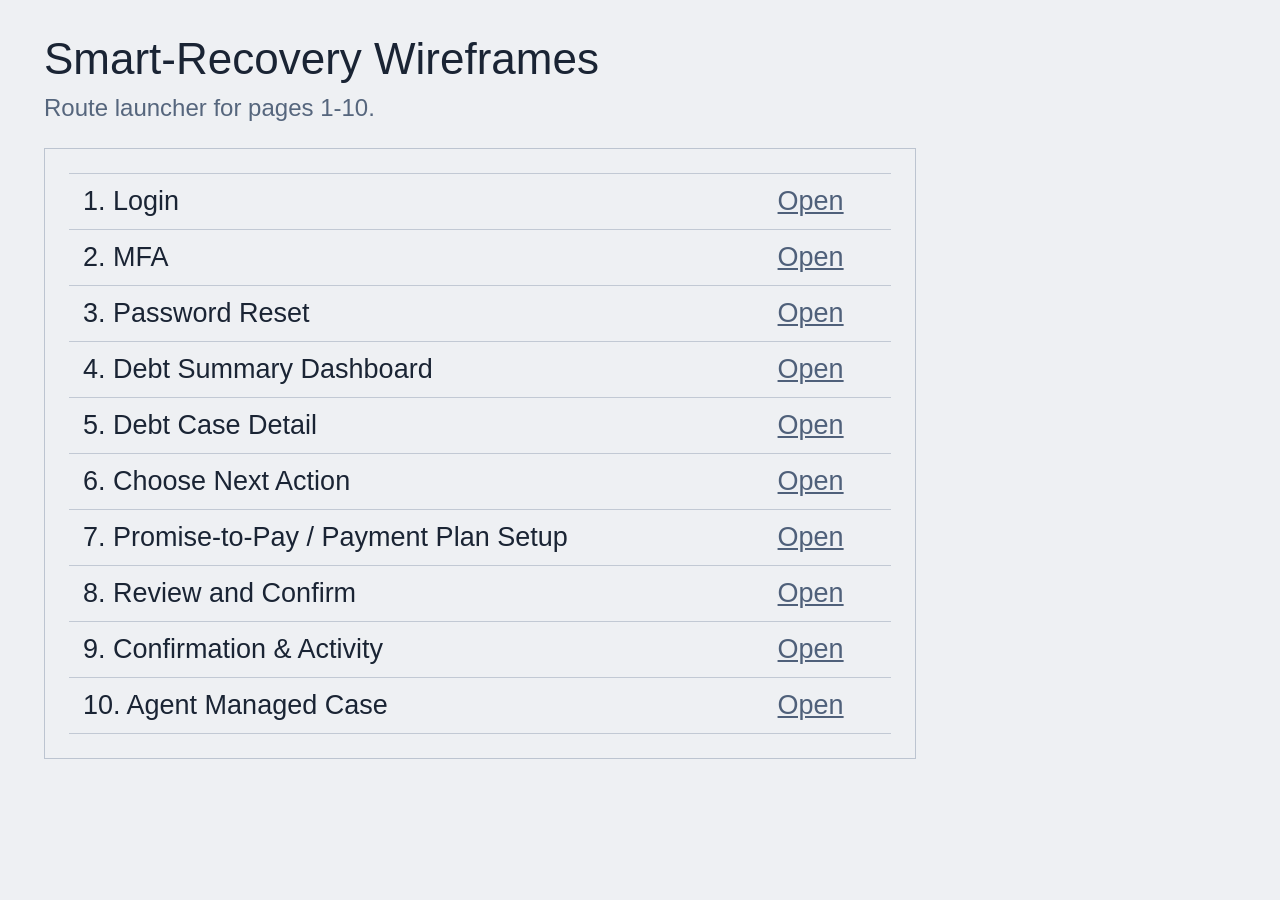
<file: submissions/wireframes/prototype/index.html>
<!doctype html>
<html lang="en">
  <head>
    <meta charset="UTF-8" />
    <meta name="viewport" content="width=device-width, initial-scale=1.0" />
    <title>Wireframe Routes</title>
    <link rel="stylesheet" href="styles.css" />
  </head>
  <body>
    <main class="screen" style="max-width: 960px">
      <h1>Smart-Recovery Wireframes</h1>
      <p class="subtitle">Route launcher for pages 1-10.</p>
      <section class="panel">
        <table class="table">
          <tr><td>1. Login</td><td><a href="1-login.html">Open</a></td></tr>
          <tr><td>2. MFA</td><td><a href="2-mfa.html">Open</a></td></tr>
          <tr><td>3. Password Reset</td><td><a href="3-password-reset.html">Open</a></td></tr>
          <tr><td>4. Debt Summary Dashboard</td><td><a href="4-debt-summary-dashboard.html">Open</a></td></tr>
          <tr><td>5. Debt Case Detail</td><td><a href="5-debt-case-detail.html">Open</a></td></tr>
          <tr><td>6. Choose Next Action</td><td><a href="6-choose-next-action.html">Open</a></td></tr>
          <tr><td>7. Promise-to-Pay / Payment Plan Setup</td><td><a href="7-payment-plan-setup.html">Open</a></td></tr>
          <tr><td>8. Review and Confirm</td><td><a href="8-review-and-confirm.html">Open</a></td></tr>
          <tr><td>9. Confirmation & Activity</td><td><a href="9-confirmation-activity.html">Open</a></td></tr>
          <tr><td>10. Agent Managed Case</td><td><a href="10-agent-managed-case.html">Open</a></td></tr>
        </table>
      </section>
    </main>
  </body>
</html>
</file>
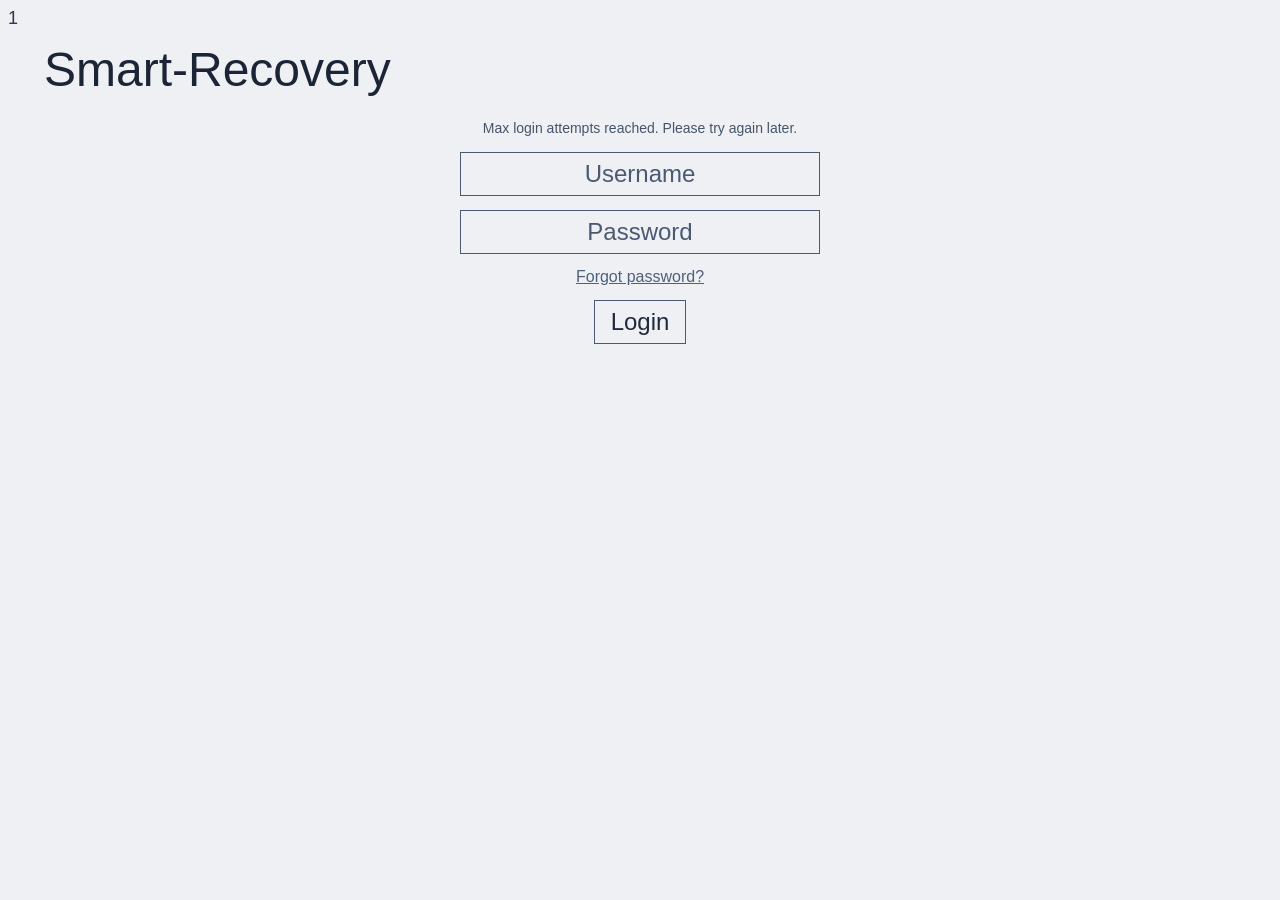
<file: submissions/wireframes/prototype/1-login.html>
<!doctype html>
<html lang="en">
  <head>
    <meta charset="UTF-8" />
    <meta name="viewport" content="width=device-width, initial-scale=1.0" />
    <title>1 - Login</title>
    <link rel="stylesheet" href="styles.css" />
  </head>
  <body>
    <div class="page-number">1</div>
    <main class="auth-shell">
      <h1 class="brand-large">Smart-Recovery</h1>
      <section class="auth-card">
        <p class="auth-message">Max login attempts reached. Please try again later.</p>
        <div class="field">Username</div>
        <div class="field">Password</div>
        <a class="link-center" href="3-password-reset.html">Forgot password?</a>
        <a class="btn narrow" href="2-mfa.html">Login</a>
      </section>
    </main>
  </body>
</html>
</file>
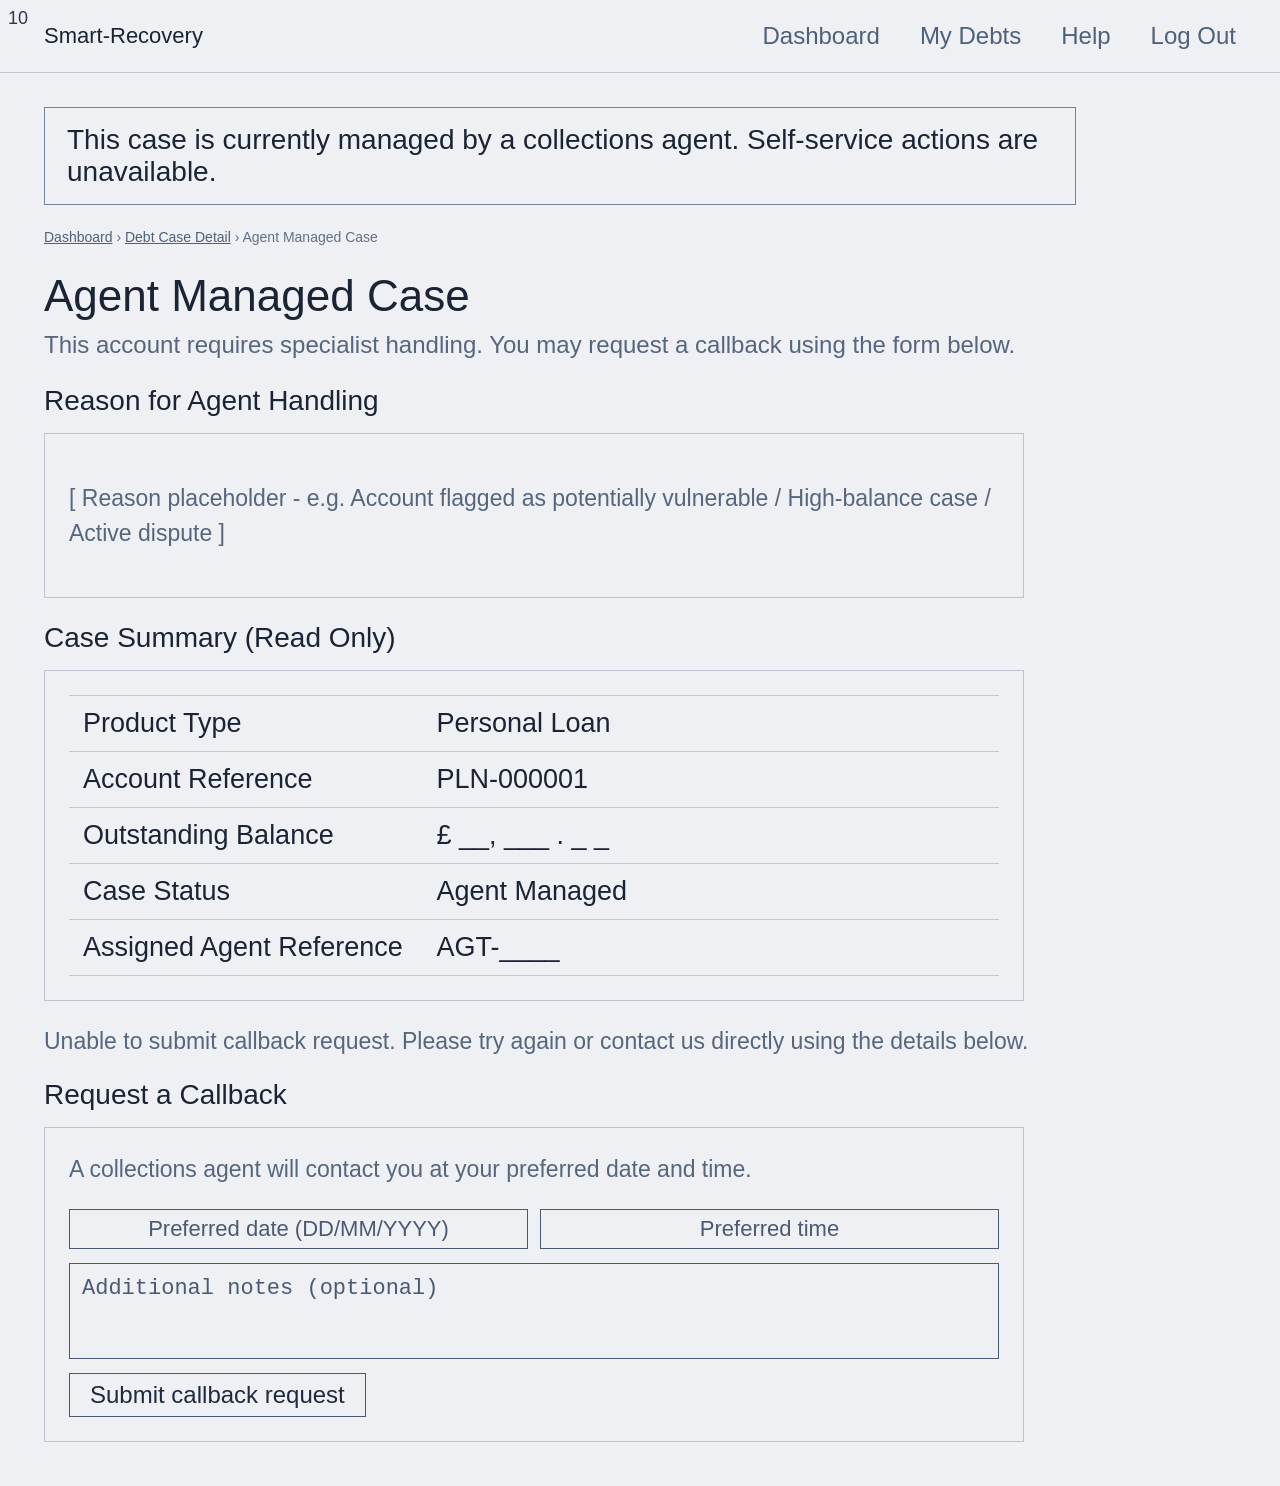
<file: submissions/wireframes/prototype/10-agent-managed-case.html>
<!doctype html>
<html lang="en">
  <head>
    <meta charset="UTF-8" />
    <meta name="viewport" content="width=device-width, initial-scale=1.0" />
    <title>10 - Agent Managed Case</title>
    <link rel="stylesheet" href="styles.css" />
  </head>
  <body>
    <div class="page-number">10</div>
    <header class="app-header">
      <div class="brand">Smart-Recovery</div>
      <nav class="top-nav">
        <a href="4-debt-summary-dashboard.html">Dashboard</a>
        <a href="5-debt-case-detail.html">My Debts</a>
        <a href="10-agent-managed-case.html">Help</a>
        <a href="1-login.html">Log Out</a>
      </nav>
    </header>

    <main class="screen" style="max-width: 1120px">
      <div class="notice">This case is currently managed by a collections agent. Self-service actions are unavailable.</div>

      <div class="breadcrumbs">
        <a href="4-debt-summary-dashboard.html">Dashboard</a> &#8250;
        <a href="5-debt-case-detail.html">Debt Case Detail</a> &#8250; Agent Managed Case
      </div>

      <h1>Agent Managed Case</h1>
      <p class="subtitle">This account requires specialist handling. You may request a callback using the form below.</p>

      <p class="section-title">Reason for Agent Handling</p>
      <section class="panel" style="max-width: 980px; margin-bottom: 24px">
        <p class="small-text">[ Reason placeholder - e.g. Account flagged as potentially vulnerable / High-balance case / Active dispute ]</p>
      </section>

      <p class="section-title">Case Summary (Read Only)</p>
      <section class="panel" style="max-width: 980px; margin-bottom: 20px">
        <table class="table">
          <tr><td style="width: 38%">Product Type</td><td>Personal Loan</td></tr>
          <tr><td>Account Reference</td><td>PLN-000001</td></tr>
          <tr><td>Outstanding Balance</td><td>£ __, ___ . _ _</td></tr>
          <tr><td>Case Status</td><td>Agent Managed</td></tr>
          <tr><td>Assigned Agent Reference</td><td>AGT-____</td></tr>
        </table>
      </section>

      <p class="small-text" style="margin-bottom: 20px">
        Unable to submit callback request. Please try again or contact us directly using the details below.
      </p>

      <p class="section-title">Request a Callback</p>
      <section class="panel" style="max-width: 980px">
        <p class="small-text" style="margin-top: 0">A collections agent will contact you at your preferred date and time.</p>
        <div class="field-row">
          <div class="field small">Preferred date (DD/MM/YYYY)</div>
          <div class="field small">Preferred time</div>
        </div>
        <textarea class="field small">Additional notes (optional)</textarea>
        <a class="btn" style="width: fit-content; min-width: 220px; padding: 0 20px; margin: 0" href="9-confirmation-activity.html">Submit callback request</a>
      </section>
    </main>
  </body>
</html>
</file>
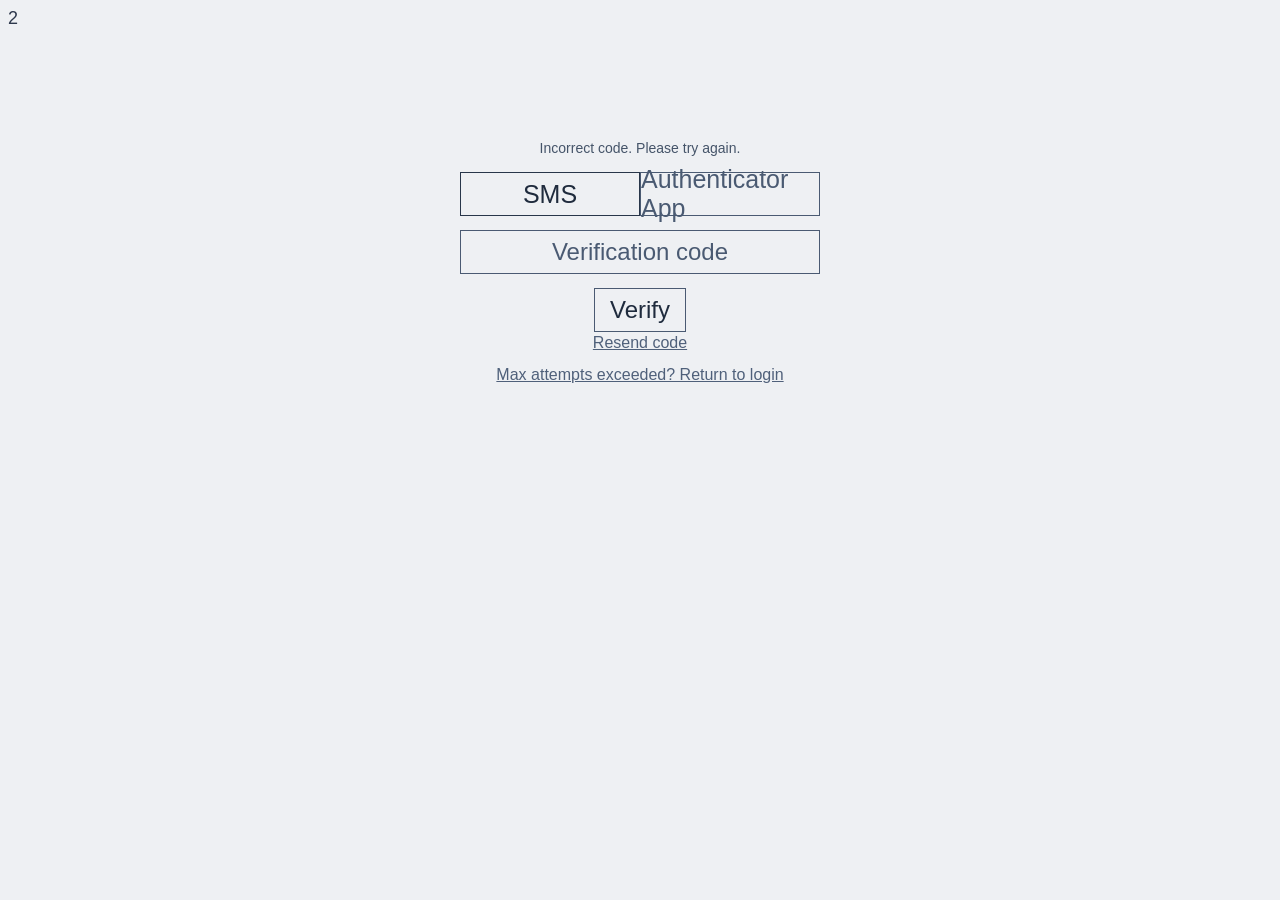
<file: submissions/wireframes/prototype/2-mfa.html>
<!doctype html>
<html lang="en">
  <head>
    <meta charset="UTF-8" />
    <meta name="viewport" content="width=device-width, initial-scale=1.0" />
    <title>2 - MFA</title>
    <link rel="stylesheet" href="styles.css" />
  </head>
  <body>
    <div class="page-number">2</div>
    <main class="auth-shell" style="padding-top: 140px">
      <section class="auth-card">
        <p class="auth-message">Incorrect code. Please try again.</p>
        <div class="tab-row">
          <div class="tab active">SMS</div>
          <div class="tab">Authenticator App</div>
        </div>
        <div class="field">Verification code</div>
        <a class="btn narrow" href="4-debt-summary-dashboard.html">Verify</a>
        <a class="link-center" href="2-mfa.html">Resend code</a>
        <a class="link-center" href="1-login.html">Max attempts exceeded? Return to login</a>
      </section>
    </main>
  </body>
</html>
</file>
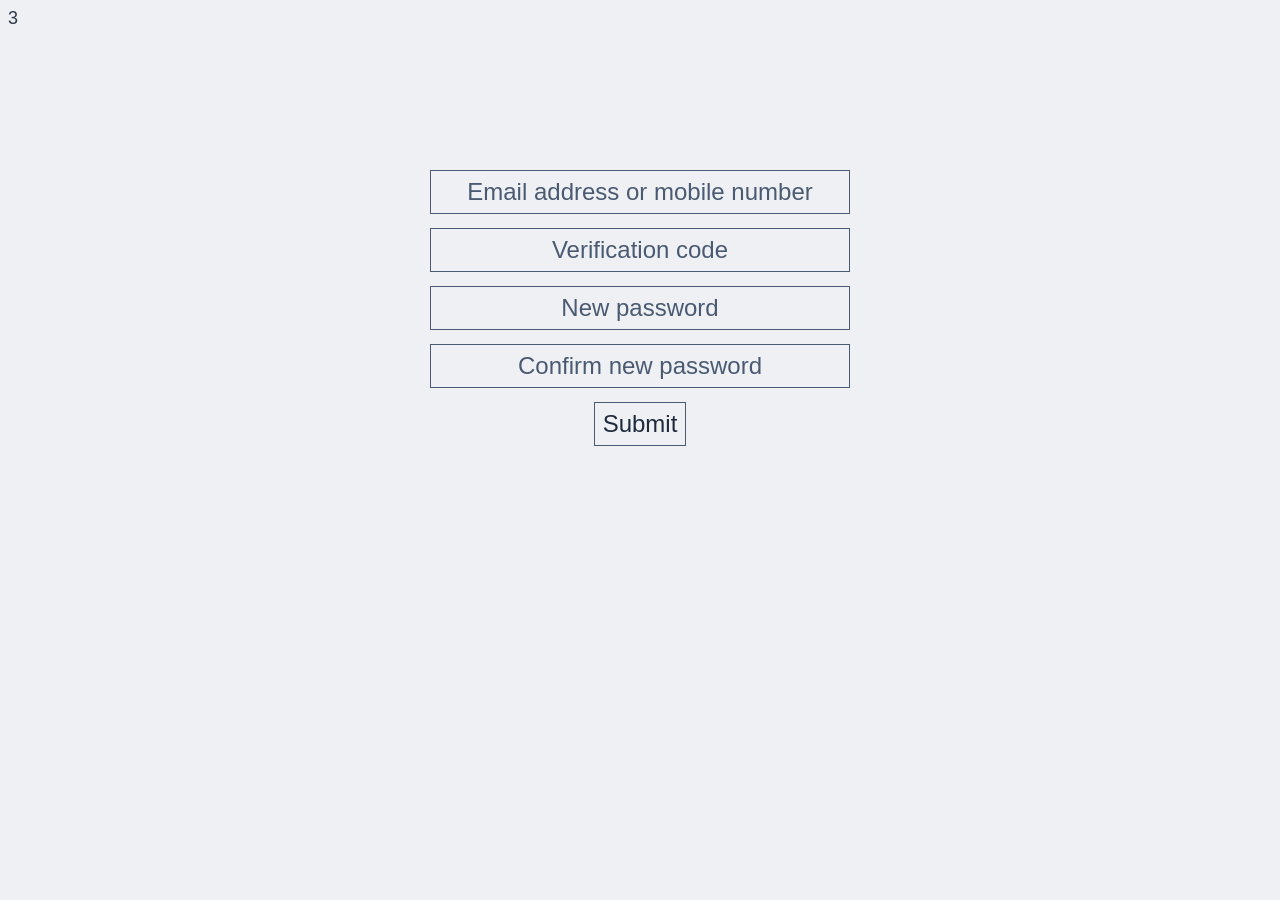
<file: submissions/wireframes/prototype/3-password-reset.html>
<!doctype html>
<html lang="en">
  <head>
    <meta charset="UTF-8" />
    <meta name="viewport" content="width=device-width, initial-scale=1.0" />
    <title>3 - Password Reset</title>
    <link rel="stylesheet" href="styles.css" />
  </head>
  <body>
    <div class="page-number">3</div>
    <main class="auth-shell" style="padding-top: 170px">
      <section class="auth-card" style="width: 420px">
        <div class="field">Email address or mobile number</div>
        <div class="field">Verification code</div>
        <div class="field">New password</div>
        <div class="field">Confirm new password</div>
        <a class="btn narrow" href="1-login.html">Submit</a>
      </section>
    </main>
  </body>
</html>
</file>
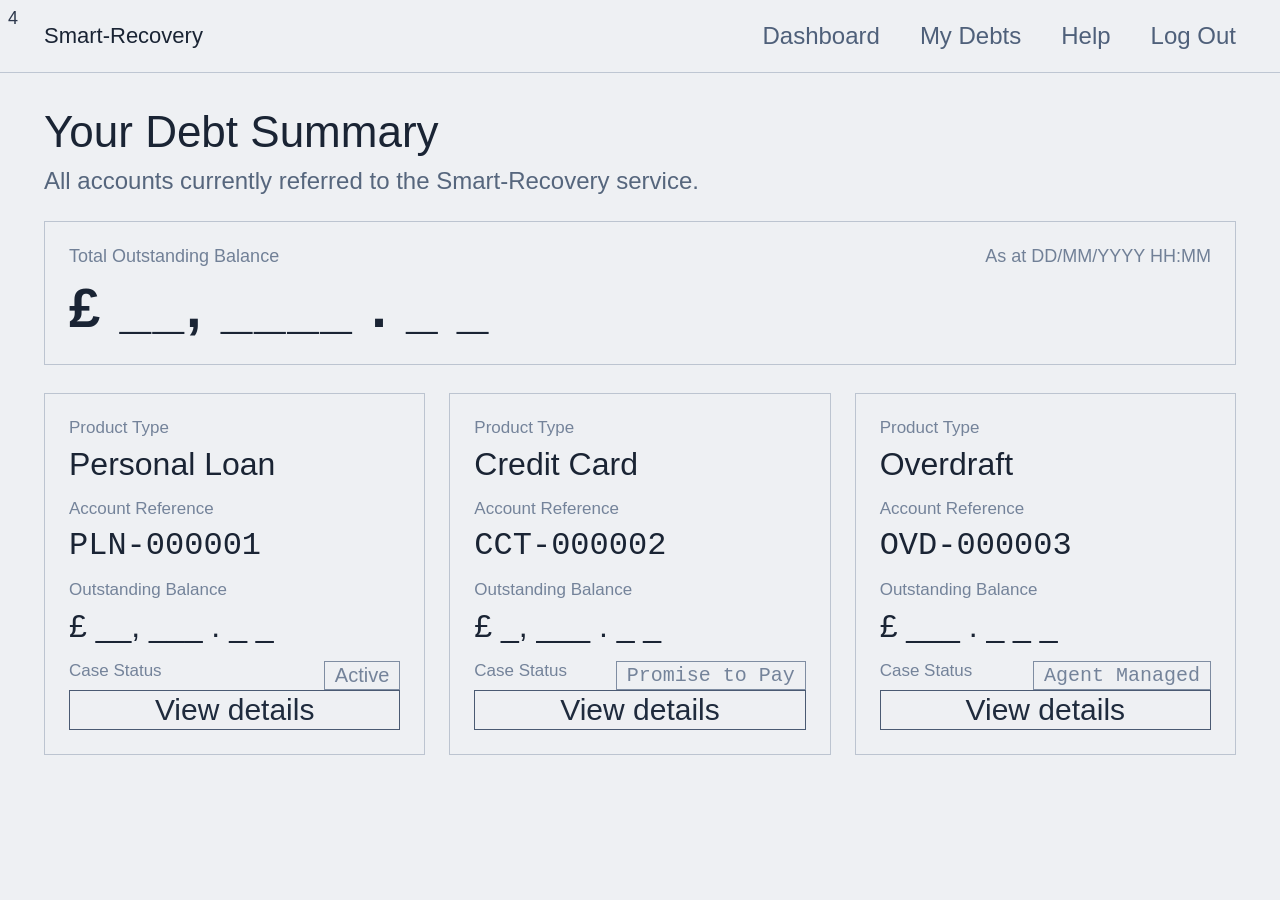
<file: submissions/wireframes/prototype/4-debt-summary-dashboard.html>
<!doctype html>
<html lang="en">
  <head>
    <meta charset="UTF-8" />
    <meta name="viewport" content="width=device-width, initial-scale=1.0" />
    <title>4 - Debt Summary Dashboard</title>
    <link rel="stylesheet" href="styles.css" />
  </head>
  <body>
    <div class="page-number">4</div>
    <header class="app-header">
      <div class="brand">Smart-Recovery</div>
      <nav class="top-nav">
        <a href="4-debt-summary-dashboard.html">Dashboard</a>
        <a href="5-debt-case-detail.html">My Debts</a>
        <a href="10-agent-managed-case.html">Help</a>
        <a href="1-login.html">Log Out</a>
      </nav>
    </header>

    <main class="screen">
      <h1>Your Debt Summary</h1>
      <p class="subtitle">All accounts currently referred to the Smart-Recovery service.</p>

      <section class="panel summary-total">
        <div class="summary-meta">
          <span>Total Outstanding Balance</span>
          <span>As at DD/MM/YYYY HH:MM</span>
        </div>
        <div class="amount">£ __, ____ . _ _</div>
      </section>

      <section class="case-grid">
        <article class="panel">
          <div class="label">Product Type</div>
          <div class="value">Personal Loan</div>
          <div class="label">Account Reference</div>
          <div class="value mono">PLN-000001</div>
          <div class="label">Outstanding Balance</div>
          <div class="value">£ __, ___ . _ _</div>
          <div class="label">Case Status <span class="badge" style="float:right">Active</span></div>
          <a class="select-btn" href="5-debt-case-detail.html">View details</a>
        </article>

        <article class="panel">
          <div class="label">Product Type</div>
          <div class="value">Credit Card</div>
          <div class="label">Account Reference</div>
          <div class="value mono">CCT-000002</div>
          <div class="label">Outstanding Balance</div>
          <div class="value">£ _, ___ . _ _</div>
          <div class="label">Case Status <span class="badge mono" style="float:right">Promise to Pay</span></div>
          <a class="select-btn" href="5-debt-case-detail.html">View details</a>
        </article>

        <article class="panel">
          <div class="label">Product Type</div>
          <div class="value">Overdraft</div>
          <div class="label">Account Reference</div>
          <div class="value mono">OVD-000003</div>
          <div class="label">Outstanding Balance</div>
          <div class="value">£ ___ . _ _ _</div>
          <div class="label">Case Status <span class="badge mono" style="float:right">Agent Managed</span></div>
          <a class="select-btn" href="5-debt-case-detail.html">View details</a>
        </article>
      </section>
    </main>
  </body>
</html>
</file>
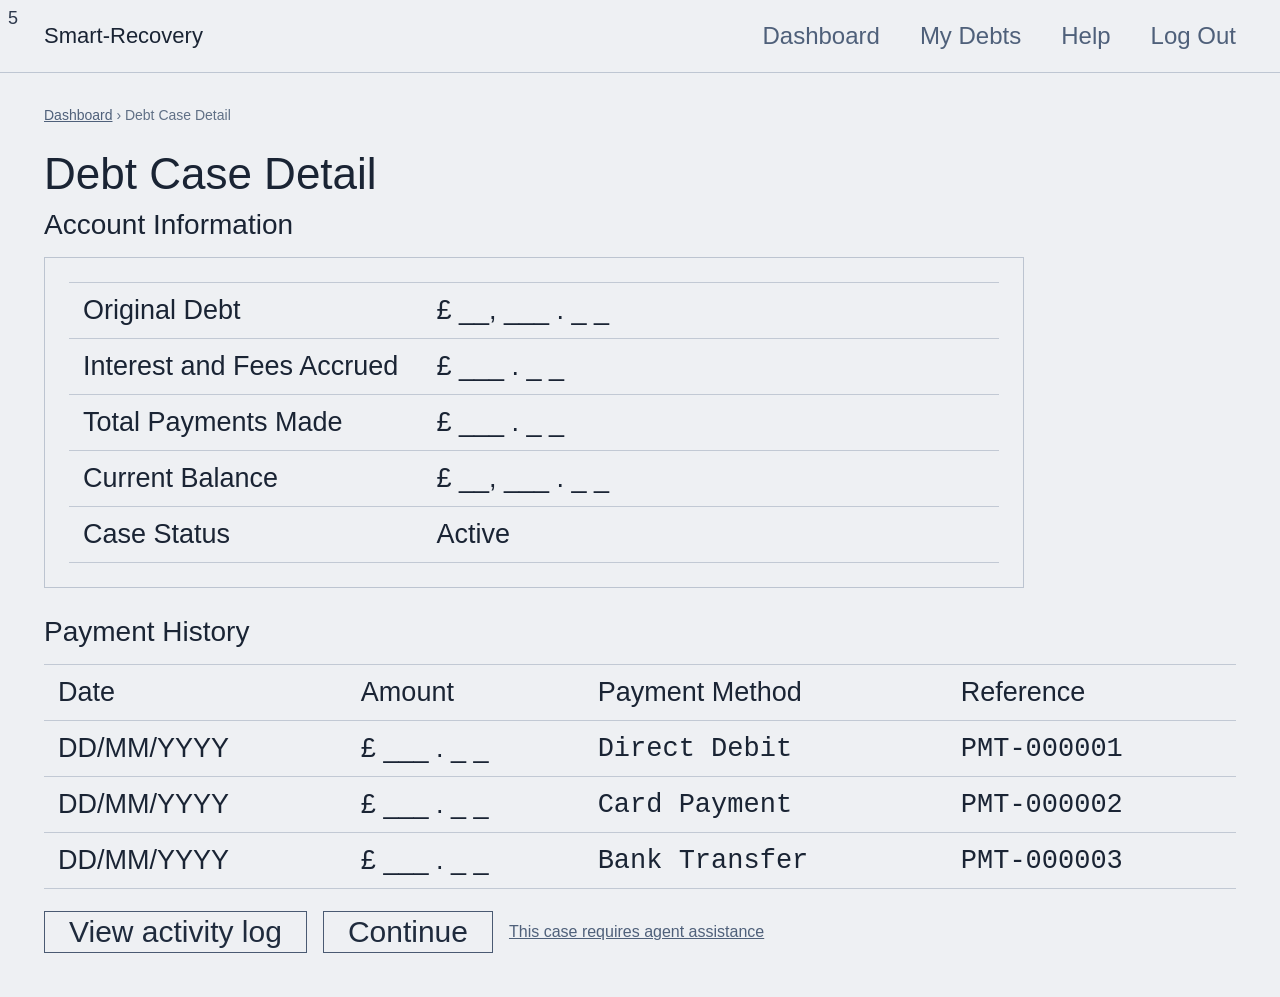
<file: submissions/wireframes/prototype/5-debt-case-detail.html>
<!doctype html>
<html lang="en">
  <head>
    <meta charset="UTF-8" />
    <meta name="viewport" content="width=device-width, initial-scale=1.0" />
    <title>5 - Debt Case Detail</title>
    <link rel="stylesheet" href="styles.css" />
  </head>
  <body>
    <div class="page-number">5</div>
    <header class="app-header">
      <div class="brand">Smart-Recovery</div>
      <nav class="top-nav">
        <a href="4-debt-summary-dashboard.html">Dashboard</a>
        <a href="5-debt-case-detail.html">My Debts</a>
        <a href="10-agent-managed-case.html">Help</a>
        <a href="1-login.html">Log Out</a>
      </nav>
    </header>

    <main class="screen">
      <div class="breadcrumbs">
        <a href="4-debt-summary-dashboard.html">Dashboard</a> &#8250; Debt Case Detail
      </div>

      <h1>Debt Case Detail</h1>

      <p class="section-title">Account Information</p>
      <section class="panel" style="max-width: 980px; margin-bottom: 28px">
        <table class="table">
          <tr><td style="width: 38%">Original Debt</td><td>£ __, ___ . _ _</td></tr>
          <tr><td>Interest and Fees Accrued</td><td>£ ___ . _ _</td></tr>
          <tr><td>Total Payments Made</td><td>£ ___ . _ _</td></tr>
          <tr><td>Current Balance</td><td>£ __, ___ . _ _</td></tr>
          <tr><td>Case Status</td><td>Active</td></tr>
        </table>
      </section>

      <p class="section-title">Payment History</p>
      <table class="table">
        <thead>
          <tr>
            <th>Date</th>
            <th>Amount</th>
            <th>Payment Method</th>
            <th>Reference</th>
          </tr>
        </thead>
        <tbody>
          <tr>
            <td>DD/MM/YYYY</td>
            <td>£ ___ . _ _</td>
            <td class="mono">Direct Debit</td>
            <td class="mono">PMT-000001</td>
          </tr>
          <tr>
            <td>DD/MM/YYYY</td>
            <td>£ ___ . _ _</td>
            <td class="mono">Card Payment</td>
            <td class="mono">PMT-000002</td>
          </tr>
          <tr>
            <td>DD/MM/YYYY</td>
            <td>£ ___ . _ _</td>
            <td class="mono">Bank Transfer</td>
            <td class="mono">PMT-000003</td>
          </tr>
        </tbody>
      </table>

      <div class="button-row">
        <a class="btn" href="9-confirmation-activity.html">View activity log</a>
        <a class="btn" href="6-choose-next-action.html">Continue</a>
        <a href="10-agent-managed-case.html">This case requires agent assistance</a>
      </div>
    </main>
  </body>
</html>
</file>
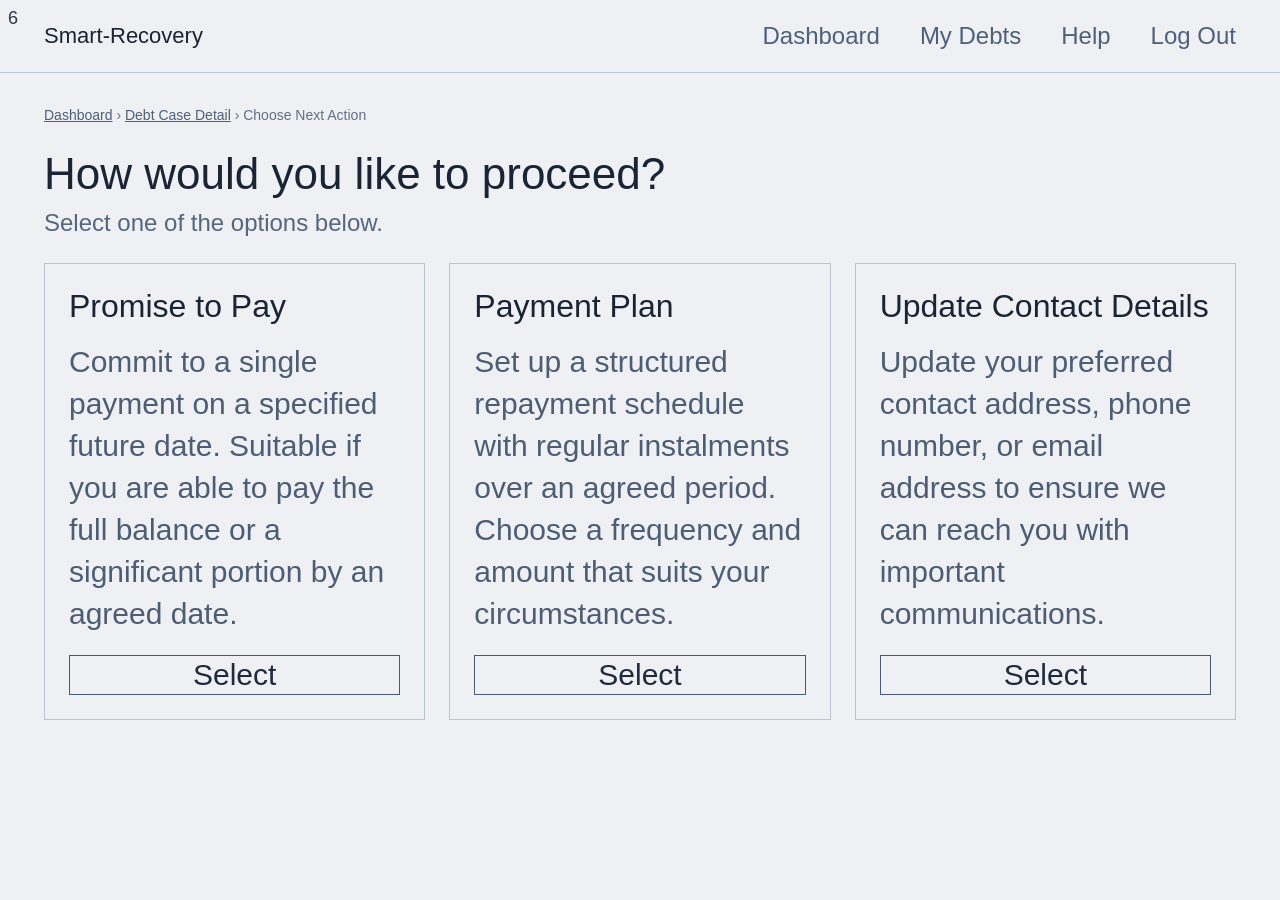
<file: submissions/wireframes/prototype/6-choose-next-action.html>
<!doctype html>
<html lang="en">
  <head>
    <meta charset="UTF-8" />
    <meta name="viewport" content="width=device-width, initial-scale=1.0" />
    <title>6 - Choose Next Action</title>
    <link rel="stylesheet" href="styles.css" />
  </head>
  <body>
    <div class="page-number">6</div>
    <header class="app-header">
      <div class="brand">Smart-Recovery</div>
      <nav class="top-nav">
        <a href="4-debt-summary-dashboard.html">Dashboard</a>
        <a href="5-debt-case-detail.html">My Debts</a>
        <a href="10-agent-managed-case.html">Help</a>
        <a href="1-login.html">Log Out</a>
      </nav>
    </header>

    <main class="screen">
      <div class="breadcrumbs">
        <a href="4-debt-summary-dashboard.html">Dashboard</a> &#8250;
        <a href="5-debt-case-detail.html">Debt Case Detail</a> &#8250; Choose Next Action
      </div>

      <h1>How would you like to proceed?</h1>
      <p class="subtitle">Select one of the options below.</p>

      <section class="grid-3">
        <article class="panel">
          <h2 class="card-title">Promise to Pay</h2>
          <p class="card-text">
            Commit to a single payment on a specified future date. Suitable if you are able to pay the full balance
            or a significant portion by an agreed date.
          </p>
          <a class="select-btn" href="7-payment-plan-setup.html">Select</a>
        </article>

        <article class="panel">
          <h2 class="card-title">Payment Plan</h2>
          <p class="card-text">
            Set up a structured repayment schedule with regular instalments over an agreed period. Choose a
            frequency and amount that suits your circumstances.
          </p>
          <a class="select-btn" href="7-payment-plan-setup.html">Select</a>
        </article>

        <article class="panel">
          <h2 class="card-title">Update Contact Details</h2>
          <p class="card-text">
            Update your preferred contact address, phone number, or email address to ensure we can reach you with
            important communications.
          </p>
          <a class="select-btn" href="9-confirmation-activity.html">Select</a>
        </article>
      </section>
    </main>
  </body>
</html>
</file>
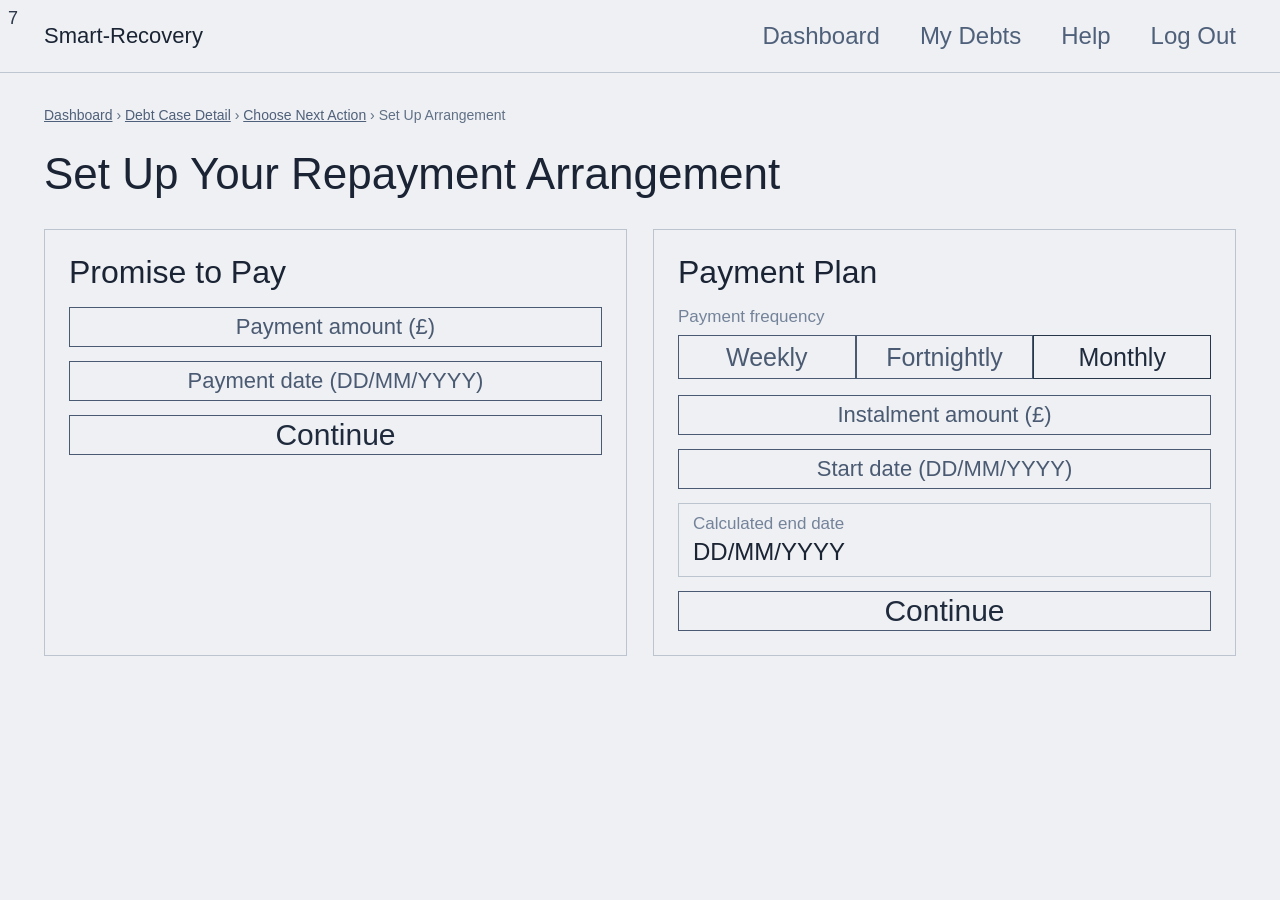
<file: submissions/wireframes/prototype/7-payment-plan-setup.html>
<!doctype html>
<html lang="en">
  <head>
    <meta charset="UTF-8" />
    <meta name="viewport" content="width=device-width, initial-scale=1.0" />
    <title>7 - Promise-to-Pay / Payment Plan Setup</title>
    <link rel="stylesheet" href="styles.css" />
  </head>
  <body>
    <div class="page-number">7</div>
    <header class="app-header">
      <div class="brand">Smart-Recovery</div>
      <nav class="top-nav">
        <a href="4-debt-summary-dashboard.html">Dashboard</a>
        <a href="5-debt-case-detail.html">My Debts</a>
        <a href="10-agent-managed-case.html">Help</a>
        <a href="1-login.html">Log Out</a>
      </nav>
    </header>

    <main class="screen">
      <div class="breadcrumbs">
        <a href="4-debt-summary-dashboard.html">Dashboard</a> &#8250;
        <a href="5-debt-case-detail.html">Debt Case Detail</a> &#8250;
        <a href="6-choose-next-action.html">Choose Next Action</a> &#8250; Set Up Arrangement
      </div>

      <h1>Set Up Your Repayment Arrangement</h1>

      <section class="two-col" style="margin-top: 30px">
        <article class="panel">
          <h2 class="card-title">Promise to Pay</h2>
          <div class="field small">Payment amount (£)</div>
          <div class="field small">Payment date (DD/MM/YYYY)</div>
          <a class="select-btn" href="8-review-and-confirm.html">Continue</a>
        </article>

        <article class="panel">
          <h2 class="card-title">Payment Plan</h2>
          <div class="label" style="margin-bottom: 8px">Payment frequency</div>
          <div class="tab-row" style="grid-template-columns: 1fr 1fr 1fr; margin-bottom: 16px">
            <div class="tab">Weekly</div>
            <div class="tab">Fortnightly</div>
            <div class="tab active">Monthly</div>
          </div>
          <div class="field small">Instalment amount (£)</div>
          <div class="field small">Start date (DD/MM/YYYY)</div>
          <div class="panel" style="padding: 10px 14px; margin-bottom: 14px">
            <div class="label" style="margin-bottom: 4px">Calculated end date</div>
            <div class="value" style="font-size: 24px; margin: 0">DD/MM/YYYY</div>
          </div>
          <a class="select-btn" href="8-review-and-confirm.html">Continue</a>
        </article>
      </section>
    </main>
  </body>
</html>
</file>
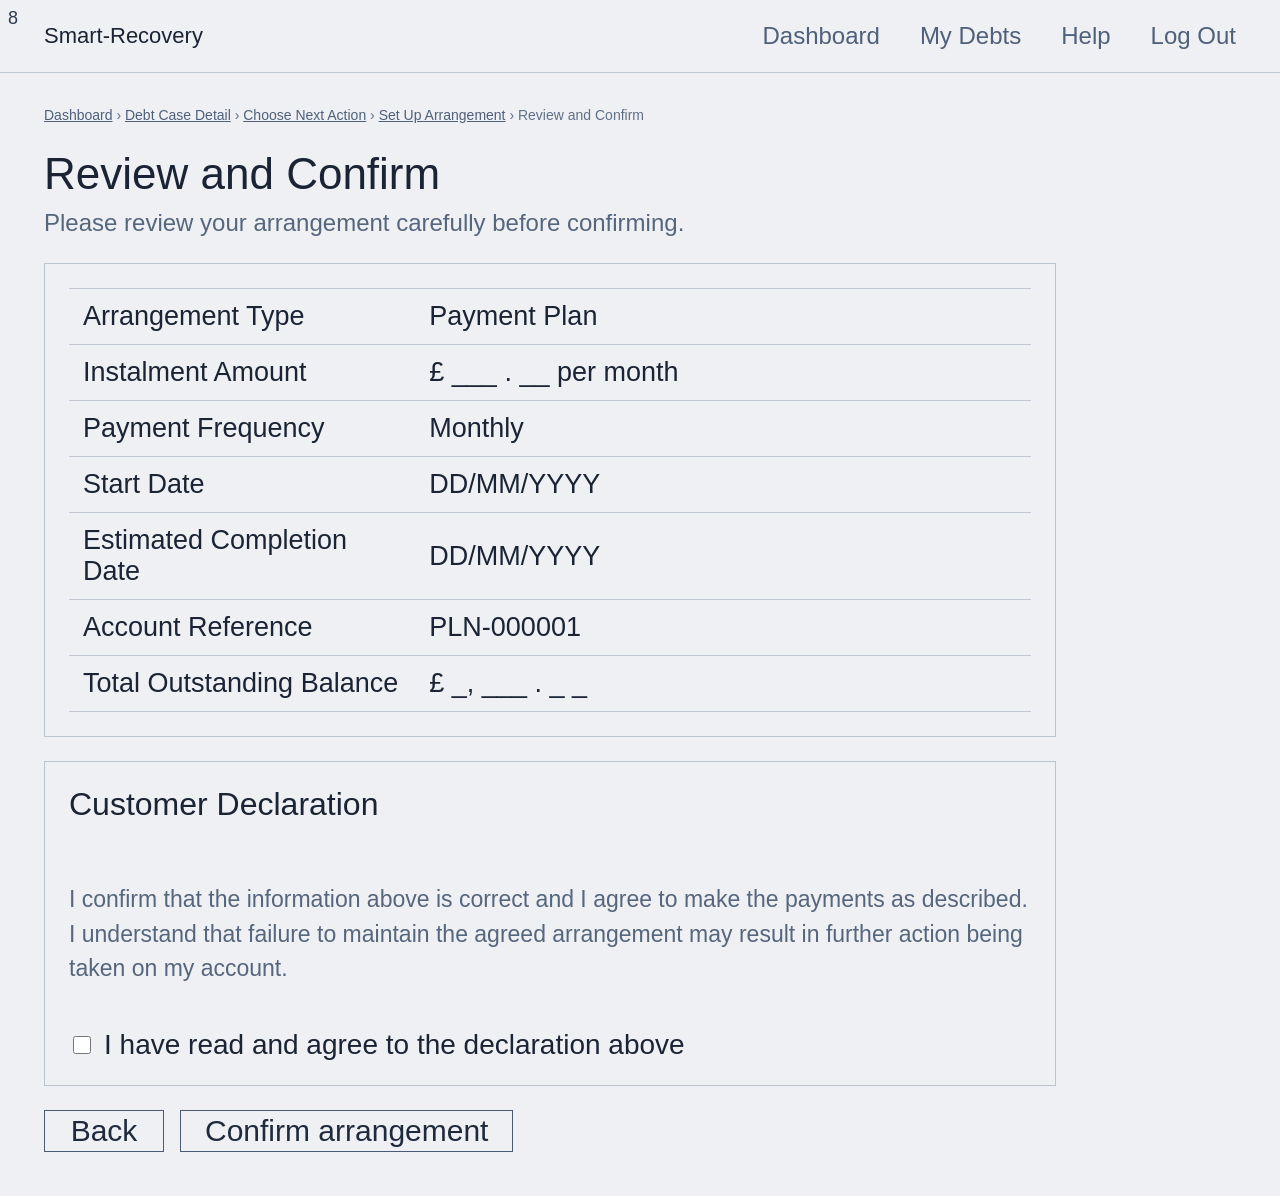
<file: submissions/wireframes/prototype/8-review-and-confirm.html>
<!doctype html>
<html lang="en">
  <head>
    <meta charset="UTF-8" />
    <meta name="viewport" content="width=device-width, initial-scale=1.0" />
    <title>8 - Review and Confirm</title>
    <link rel="stylesheet" href="styles.css" />
  </head>
  <body>
    <div class="page-number">8</div>
    <header class="app-header">
      <div class="brand">Smart-Recovery</div>
      <nav class="top-nav">
        <a href="4-debt-summary-dashboard.html">Dashboard</a>
        <a href="5-debt-case-detail.html">My Debts</a>
        <a href="10-agent-managed-case.html">Help</a>
        <a href="1-login.html">Log Out</a>
      </nav>
    </header>

    <main class="screen" style="max-width: 1100px">
      <div class="breadcrumbs">
        <a href="4-debt-summary-dashboard.html">Dashboard</a> &#8250;
        <a href="5-debt-case-detail.html">Debt Case Detail</a> &#8250;
        <a href="6-choose-next-action.html">Choose Next Action</a> &#8250;
        <a href="7-payment-plan-setup.html">Set Up Arrangement</a> &#8250; Review and Confirm
      </div>

      <h1>Review and Confirm</h1>
      <p class="subtitle">Please review your arrangement carefully before confirming.</p>

      <section class="panel" style="margin-bottom: 24px">
        <table class="table">
          <tr><td style="width: 36%">Arrangement Type</td><td>Payment Plan</td></tr>
          <tr><td>Instalment Amount</td><td>£ ___ . __ per month</td></tr>
          <tr><td>Payment Frequency</td><td>Monthly</td></tr>
          <tr><td>Start Date</td><td>DD/MM/YYYY</td></tr>
          <tr><td>Estimated Completion Date</td><td>DD/MM/YYYY</td></tr>
          <tr><td>Account Reference</td><td>PLN-000001</td></tr>
          <tr><td>Total Outstanding Balance</td><td>£ _, ___ . _ _</td></tr>
        </table>
      </section>

      <section class="panel stack" style="margin-bottom: 24px">
        <h2 class="card-title">Customer Declaration</h2>
        <p class="small-text">
          I confirm that the information above is correct and I agree to make the payments as described. I
          understand that failure to maintain the agreed arrangement may result in further action being taken on my
          account.
        </p>
        <label class="checkbox-row">
          <input type="checkbox" />
          I have read and agree to the declaration above
        </label>
      </section>

      <div class="button-row">
        <a class="btn" href="7-payment-plan-setup.html">Back</a>
        <a class="btn" href="9-confirmation-activity.html">Confirm arrangement</a>
      </div>
    </main>
  </body>
</html>
</file>
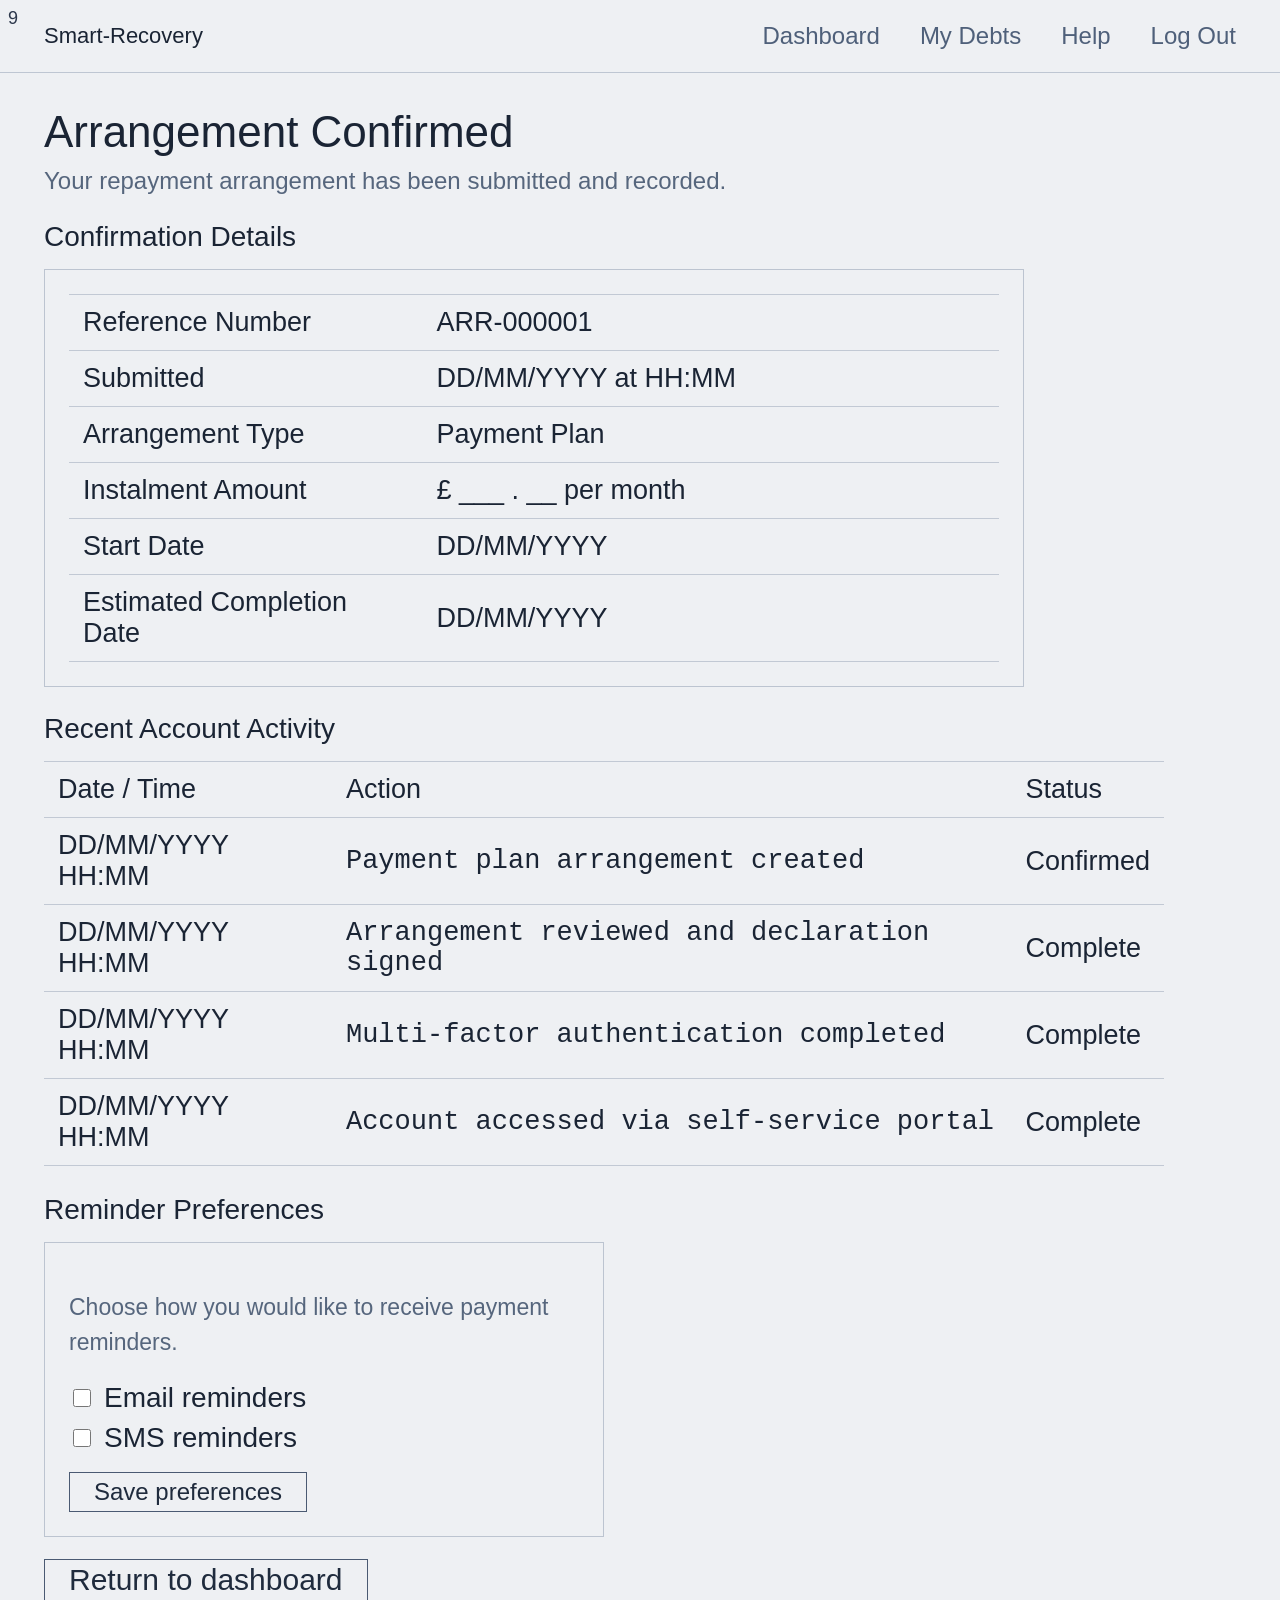
<file: submissions/wireframes/prototype/9-confirmation-activity.html>
<!doctype html>
<html lang="en">
  <head>
    <meta charset="UTF-8" />
    <meta name="viewport" content="width=device-width, initial-scale=1.0" />
    <title>9 - Confirmation & Activity</title>
    <link rel="stylesheet" href="styles.css" />
  </head>
  <body>
    <div class="page-number">9</div>
    <header class="app-header">
      <div class="brand">Smart-Recovery</div>
      <nav class="top-nav">
        <a href="4-debt-summary-dashboard.html">Dashboard</a>
        <a href="5-debt-case-detail.html">My Debts</a>
        <a href="10-agent-managed-case.html">Help</a>
        <a href="1-login.html">Log Out</a>
      </nav>
    </header>

    <main class="screen" style="max-width: 1250px">
      <h1>Arrangement Confirmed</h1>
      <p class="subtitle">Your repayment arrangement has been submitted and recorded.</p>

      <p class="section-title">Confirmation Details</p>
      <section class="panel" style="max-width: 980px; margin-bottom: 26px">
        <table class="table">
          <tr><td style="width: 38%">Reference Number</td><td>ARR-000001</td></tr>
          <tr><td>Submitted</td><td>DD/MM/YYYY at HH:MM</td></tr>
          <tr><td>Arrangement Type</td><td>Payment Plan</td></tr>
          <tr><td>Instalment Amount</td><td>£ ___ . __ per month</td></tr>
          <tr><td>Start Date</td><td>DD/MM/YYYY</td></tr>
          <tr><td>Estimated Completion Date</td><td>DD/MM/YYYY</td></tr>
        </table>
      </section>

      <p class="section-title">Recent Account Activity</p>
      <table class="table" style="max-width: 1120px; margin-bottom: 28px">
        <thead>
          <tr><th>Date / Time</th><th>Action</th><th>Status</th></tr>
        </thead>
        <tbody>
          <tr><td>DD/MM/YYYY HH:MM</td><td class="mono">Payment plan arrangement created</td><td>Confirmed</td></tr>
          <tr><td>DD/MM/YYYY HH:MM</td><td class="mono">Arrangement reviewed and declaration signed</td><td>Complete</td></tr>
          <tr><td>DD/MM/YYYY HH:MM</td><td class="mono">Multi-factor authentication completed</td><td>Complete</td></tr>
          <tr><td>DD/MM/YYYY HH:MM</td><td class="mono">Account accessed via self-service portal</td><td>Complete</td></tr>
        </tbody>
      </table>

      <p class="section-title">Reminder Preferences</p>
      <section class="panel" style="max-width: 560px">
        <p class="small-text">Choose how you would like to receive payment reminders.</p>
        <div class="stack" style="gap: 8px; margin-bottom: 18px">
          <label class="checkbox-row"><input type="checkbox" /> Email reminders</label>
          <label class="checkbox-row"><input type="checkbox" /> SMS reminders</label>
        </div>
        <a class="btn" style="width: fit-content; padding: 0 24px; height: 40px; margin: 0" href="4-debt-summary-dashboard.html">Save preferences</a>
      </section>

      <div class="button-row">
        <a class="btn" href="4-debt-summary-dashboard.html">Return to dashboard</a>
      </div>
    </main>
  </body>
</html>
</file>
<file: submissions/wireframes/prototype/styles.css>
* {
  box-sizing: border-box;
}

body {
  margin: 0;
  background: #eef0f3;
  color: #1a2434;
  font-family: "Segoe UI", Arial, sans-serif;
}

a {
  color: #4f607a;
  text-decoration: underline;
}

.page-number {
  position: fixed;
  top: 8px;
  left: 8px;
  font-size: 18px;
  color: #2d384c;
}

.auth-shell {
  min-height: 100vh;
  display: flex;
  flex-direction: column;
  align-items: center;
  padding-top: 120px;
}

.brand-large {
  position: fixed;
  top: 42px;
  left: 44px;
  margin: 0;
  font-size: 48px;
  font-weight: 500;
  color: #1c2535;
}

.auth-card {
  width: 360px;
}

.auth-message {
  text-align: center;
  font-size: 14px;
  margin: 0 0 16px;
  color: #455469;
}

.field,
.btn,
.tab,
.select-btn {
  width: 100%;
  border: 1px solid #4a5a72;
  background: transparent;
  color: #4a5a72;
  height: 44px;
  display: flex;
  align-items: center;
  justify-content: center;
  font-size: 24px;
  margin-bottom: 14px;
}

.field.small,
.btn.small {
  height: 40px;
  font-size: 22px;
}

.link-center {
  display: block;
  width: fit-content;
  margin: 2px auto 14px;
  font-size: 16px;
}

.btn {
  color: #1f2b3d;
  text-decoration: none;
}

.btn.narrow {
  width: 92px;
  margin: 0 auto;
}

.tab-row {
  display: grid;
  grid-template-columns: 1fr 1fr;
  margin-bottom: 14px;
}

.tab {
  margin-bottom: 0;
  font-size: 25px;
}

.tab.active {
  color: #1f2b3d;
  border-color: #28364a;
}

.app-header {
  display: flex;
  align-items: center;
  justify-content: space-between;
  padding: 22px 44px;
  border-bottom: 1px solid #bec6d2;
}

.brand {
  font-size: 22px;
}

.top-nav {
  display: flex;
  gap: 40px;
  font-size: 24px;
}

.top-nav a {
  color: #4f607a;
  text-decoration: none;
}

.screen {
  padding: 34px 44px 44px;
}

.breadcrumbs {
  font-size: 14px;
  color: #607086;
  margin-bottom: 26px;
}

.breadcrumbs a {
  color: #4f607a;
}

h1 {
  margin: 0 0 10px;
  font-size: 44px;
  font-weight: 500;
}

.subtitle {
  margin: 0 0 26px;
  font-size: 24px;
  color: #56667d;
}

.panel {
  border: 1px solid #bcc4d0;
  padding: 24px;
  background: transparent;
}

.grid-3 {
  display: grid;
  grid-template-columns: repeat(3, 1fr);
  gap: 24px;
}

.card-title {
  font-size: 32px;
  margin: 0 0 16px;
  font-weight: 500;
}

.card-text {
  margin: 0 0 20px;
  font-size: 30px;
  line-height: 1.4;
  color: #4d5d74;
}

.select-btn {
  text-decoration: none;
  color: #1f2b3d;
  font-size: 30px;
  height: 40px;
  margin-bottom: 0;
}

.summary-total {
  margin: 0 0 28px;
}

.summary-total .amount {
  font-size: 56px;
  font-weight: 600;
  letter-spacing: 2px;
}

.summary-meta {
  display: flex;
  justify-content: space-between;
  align-items: flex-end;
  margin-bottom: 8px;
  color: #718097;
  font-size: 18px;
}

.case-grid {
  display: grid;
  grid-template-columns: repeat(3, 1fr);
  gap: 24px;
}

.label {
  font-size: 17px;
  color: #74839a;
  margin-bottom: 8px;
}

.value {
  font-size: 32px;
  margin-bottom: 16px;
}

.badge {
  border: 1px solid #7f8da2;
  font-size: 20px;
  padding: 2px 10px;
  display: inline-block;
}

.mono {
  font-family: "Courier New", monospace;
}

.table {
  width: 100%;
  border-collapse: collapse;
}

.table td,
.table th {
  border-top: 1px solid #c2c9d4;
  border-bottom: 1px solid #c2c9d4;
  padding: 12px 14px;
  font-size: 27px;
  text-align: left;
  font-weight: 400;
}

.two-col {
  display: grid;
  grid-template-columns: 1fr 1fr;
  gap: 26px;
}

.button-row {
  display: flex;
  align-items: center;
  gap: 16px;
  margin-top: 22px;
}

.button-row .btn {
  width: auto;
  min-width: 120px;
  padding: 0 24px;
  font-size: 30px;
  height: 42px;
  margin: 0;
}

.stack {
  display: flex;
  flex-direction: column;
  gap: 20px;
}

.checkbox-row {
  display: flex;
  align-items: center;
  gap: 10px;
  font-size: 28px;
}

.checkbox-row input {
  width: 18px;
  height: 18px;
}

.notice {
  border: 1px solid #75849b;
  padding: 16px 22px;
  font-size: 28px;
  margin-bottom: 24px;
}

.section-title {
  margin: 0 0 16px;
  font-size: 28px;
}

.field-row {
  display: grid;
  grid-template-columns: 1fr 1fr;
  gap: 12px;
}

textarea.field {
  min-height: 96px;
  resize: none;
  justify-content: flex-start;
  align-items: flex-start;
  padding: 12px;
}

.small-text {
  font-size: 23px;
  color: #56667d;
  line-height: 1.5;
}

@media (max-width: 1200px) {
  .brand-large {
    font-size: 34px;
  }

  .field,
  .btn,
  .tab,
  .select-btn {
    font-size: 18px;
  }

  h1 {
    font-size: 38px;
  }

  .subtitle,
  .card-text,
  .table td,
  .table th,
  .button-row .btn,
  .checkbox-row,
  .notice,
  .small-text {
    font-size: 18px;
  }

  .top-nav {
    gap: 20px;
    font-size: 18px;
  }

  .brand {
    font-size: 18px;
  }

  .summary-total .amount {
    font-size: 38px;
  }

  .value,
  .card-title {
    font-size: 24px;
  }
}

@media (max-width: 900px) {
  .grid-3,
  .case-grid,
  .two-col,
  .field-row {
    grid-template-columns: 1fr;
  }

  .app-header {
    flex-direction: column;
    align-items: flex-start;
    gap: 12px;
  }

  .screen {
    padding: 24px;
  }

  .brand-large {
    position: static;
    margin-bottom: 40px;
    font-size: 32px;
  }

  .auth-shell {
    padding: 36px 20px;
    align-items: stretch;
  }

  .auth-card {
    width: 100%;
    max-width: 420px;
    margin: 0 auto;
  }
}
</file>
